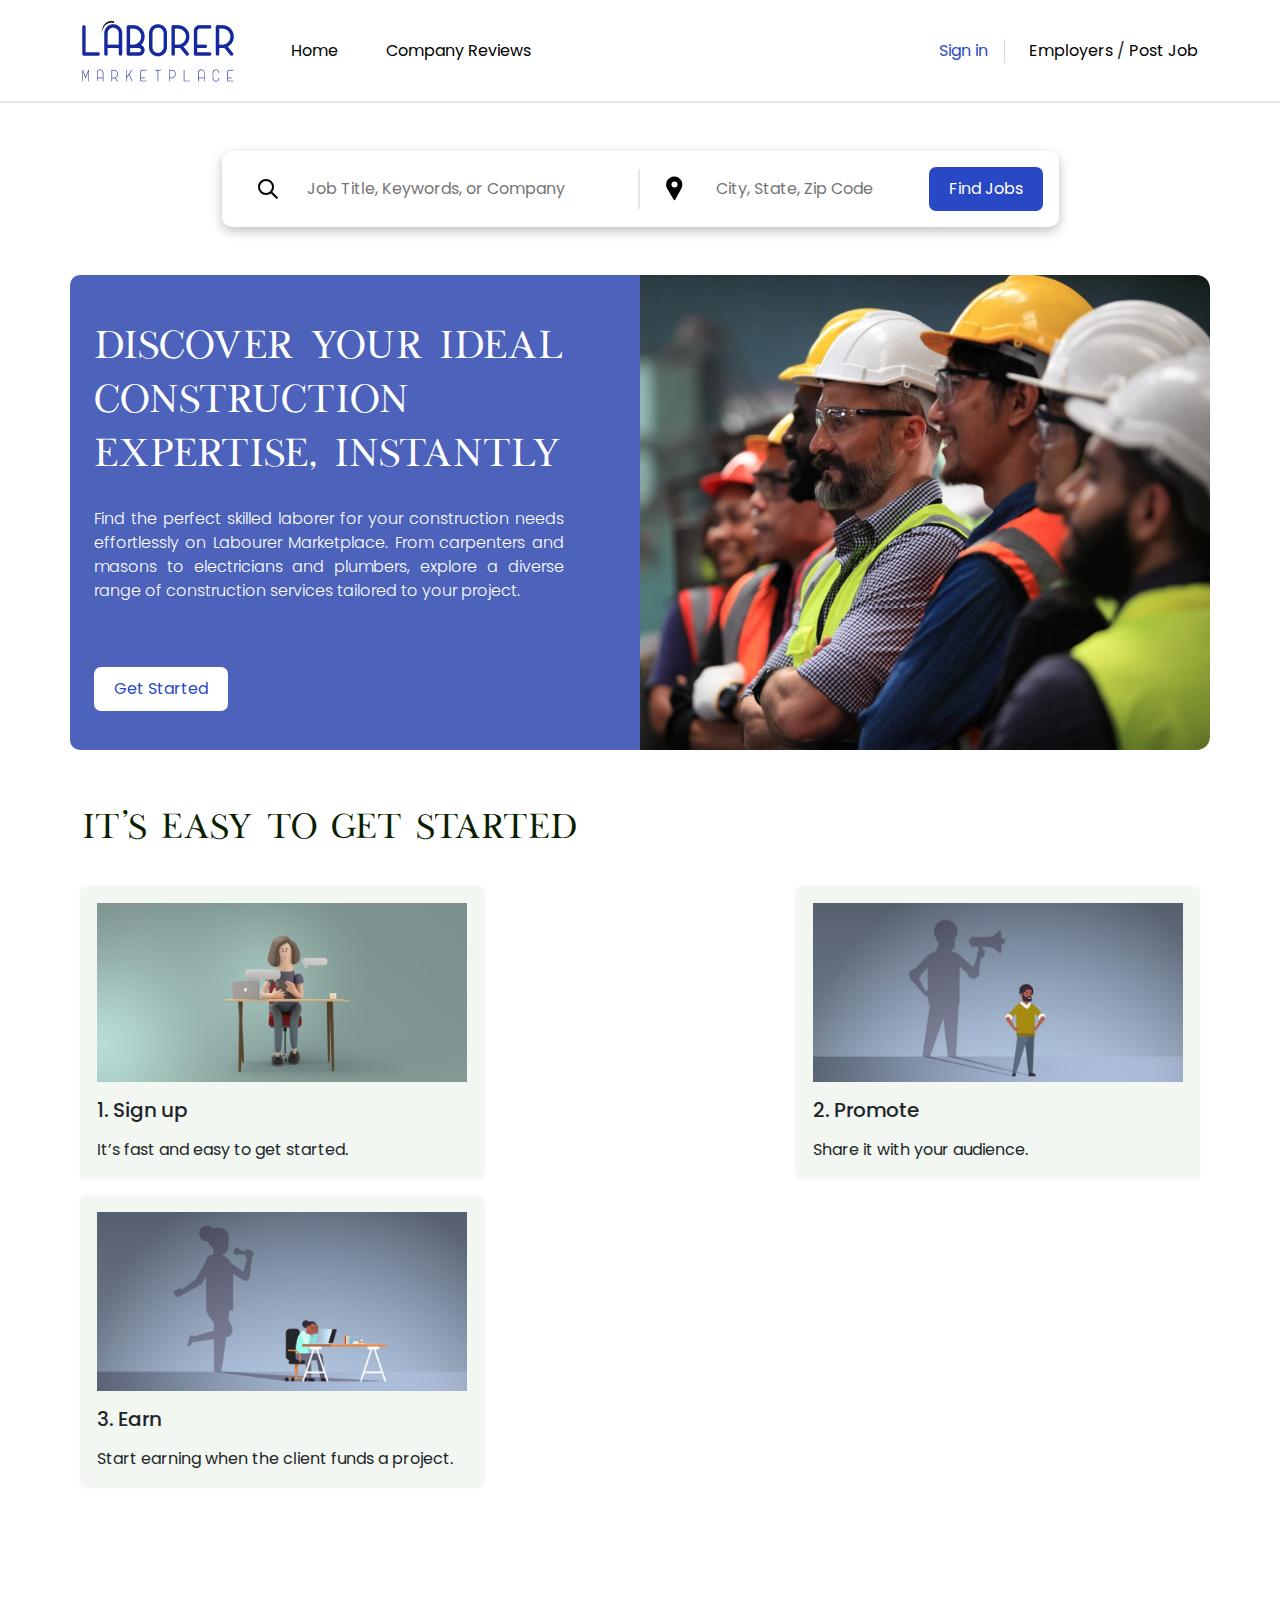
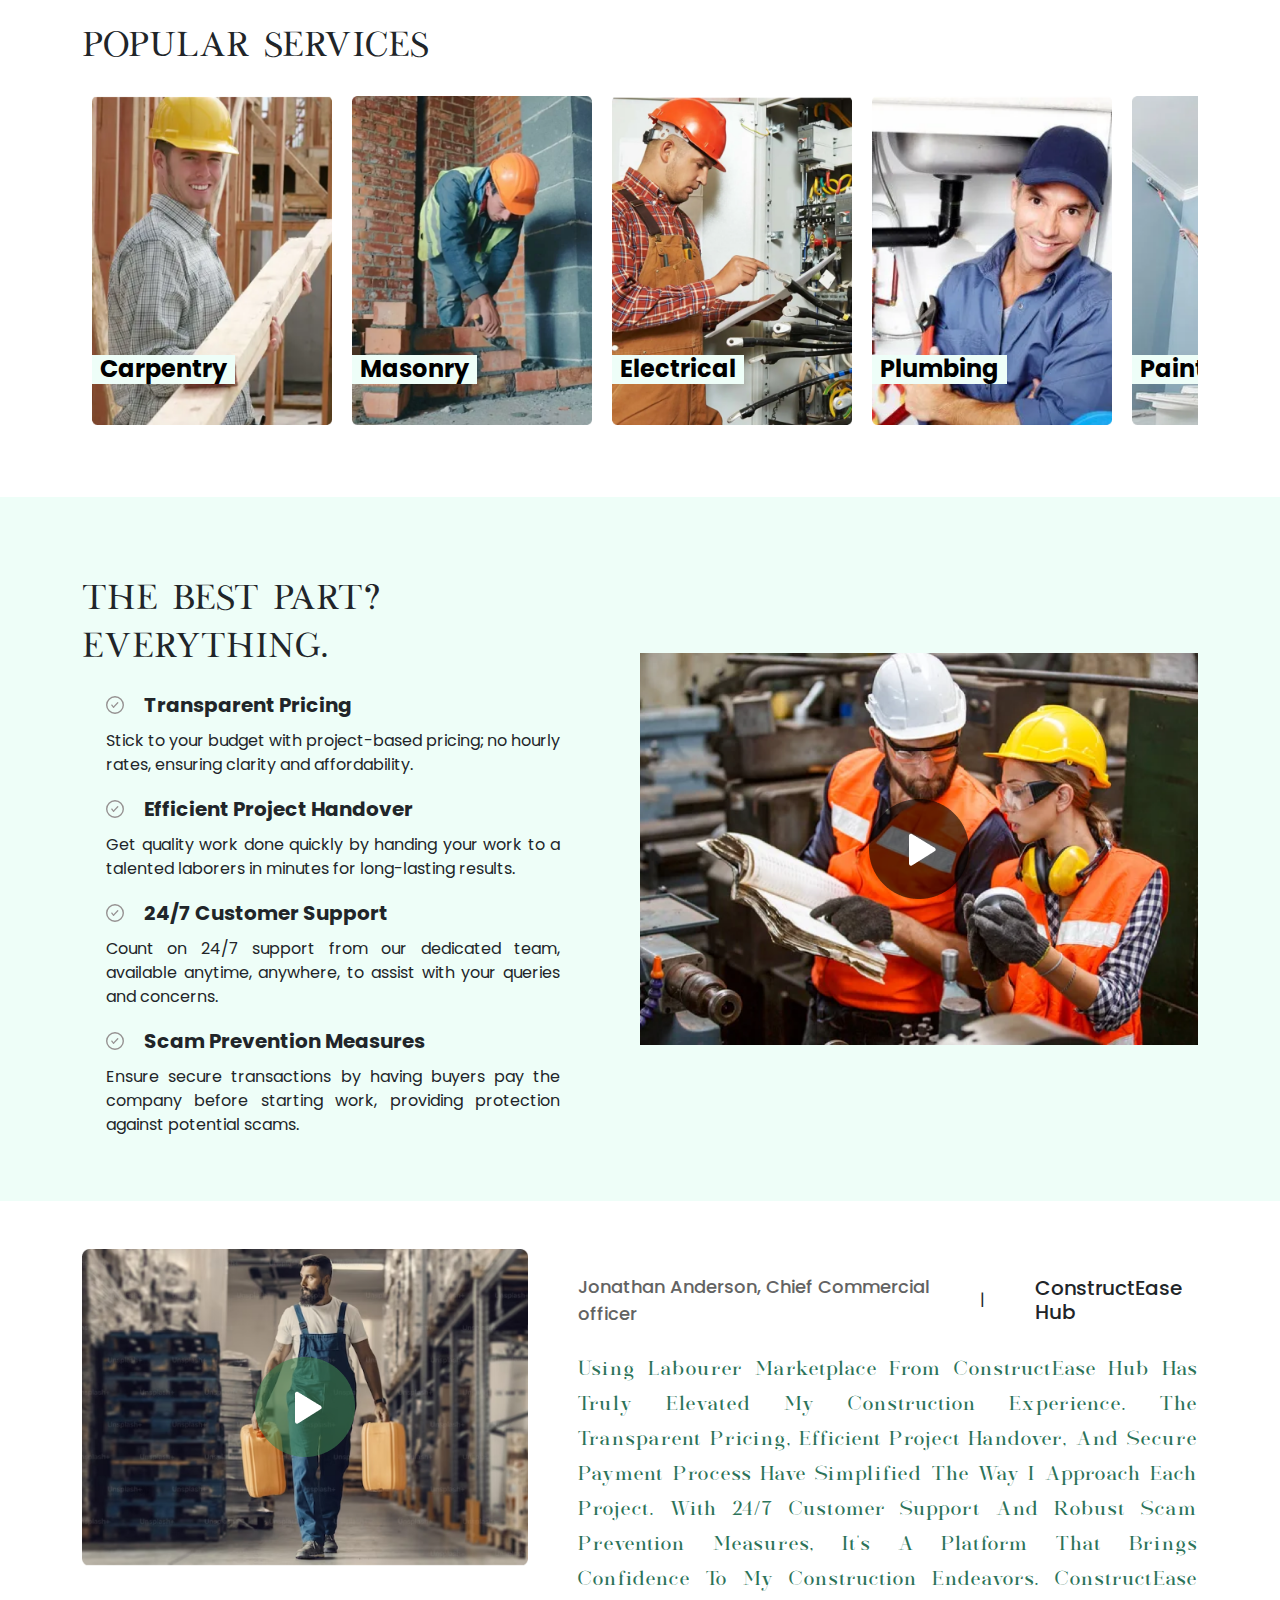
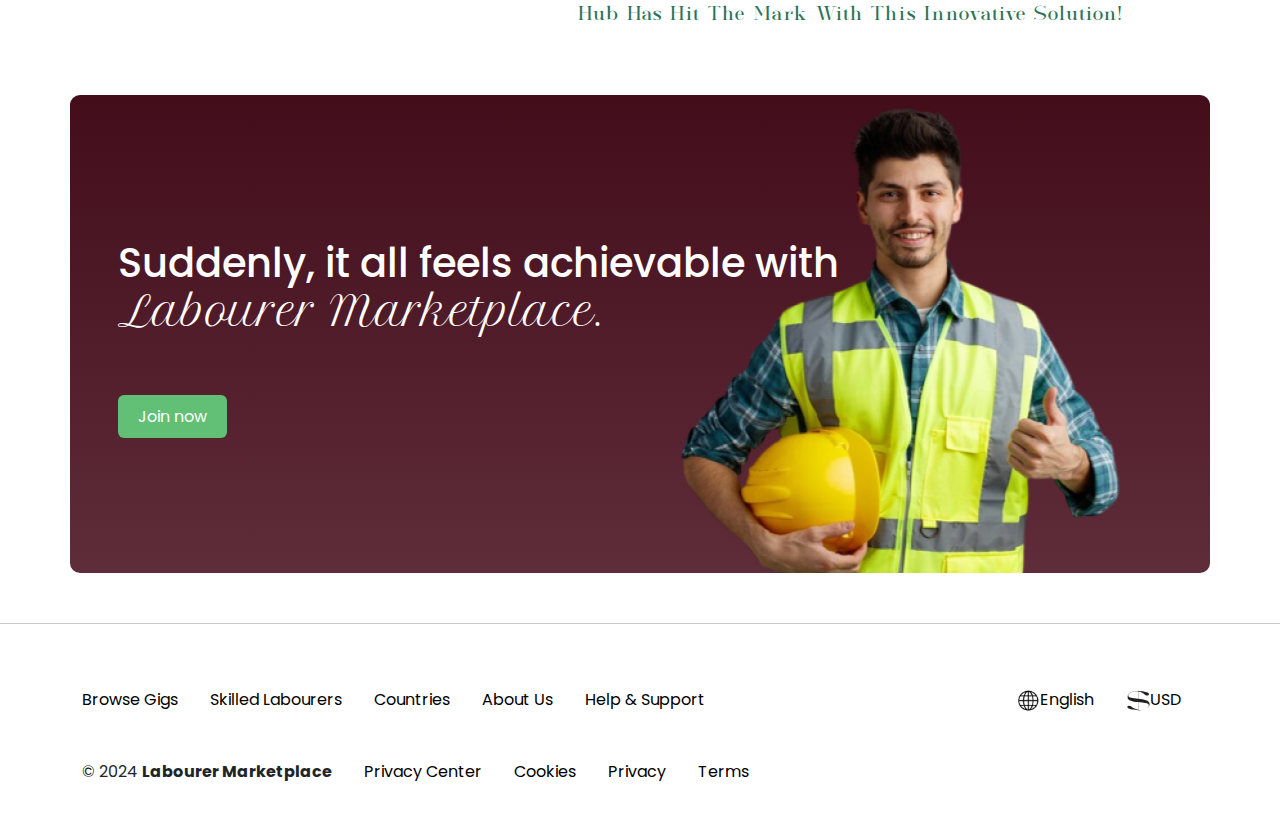
<file: index.html>
<!DOCTYPE html>
<html lang="en">
<head>
  <meta charset="UTF-8">
  <meta name="viewport" content="width=device-width, initial-scale=1.0">
  <link rel="stylesheet" href="src/css/bootstrap.min.css">
  <link rel="stylesheet" href="src/css/index.css">
  <title>Labourer Market</title>
</head>
<body>
  <header class="container-fluid py-2">
    <nav class="container  mx-auto d-flex align-items-center justify-content-between py-2">
      <div class="left-nav d-flex align-items-center">
      <div class="logo-area">
        <a href="index.html"><img src="media/mainlogo.png" alt=""></a>
      </div>
      <div class="menu-area">
        <ul class="m-0 d-flex">
          <li class="px-4 "><a href="">Home</a></li>
          <li class="px-4 "><a href="">Company Reviews</a></li>
        </ul>
      </div>
    </div>
    <div class="right-nav d-flex">
      <a href="account.html" class="account-btn px-3">Sign in</a>
      <div class="emp-job my-auto">
      <a href="jobspage.html">Employers</a>
      <span>/</span>
      <a href="jobpost1.html">Post Job</a>
    </div>
    </div>

    </nav>
  </header>
  <section class="search-sec container mx-auto  py-5">
    <form class="search-inner w-75 p-3  mx-auto d-flex">
      <div class="left-search w-50 d-flex align-items-center">
        <img src="media/svg/search.svg" alt="">
        <input type="text" name="" id="" class="w-100 p-2" placeholder="Job Title, Keywords, or Company">
      </div>
      <div class="right-search w-50 d-flex align-items-center justify-content-between">
        <div class="in-s-r w-75 d-flex">
          <img src="media/svg/location.svg" alt="" >
          <input type="text" name="" id="" class="w-100 p-2" placeholder="City, State, Zip Code">
        </div>
        <input type="submit" class="primary-btn" name="" id="" value="Find Jobs">
      </div>
    </form>

  </section>
  <section class="container mx-auto p-0 m-0 d-flex discover">
<div class="left-discover w-50 d-flex align-items-start justify-content-center flex-column">
<h1 class="rose discover-heading">Discover Your Ideal Construction Expertise, Instantly</h1>
<p class="fw-light my-4 discover-para">Find the perfect skilled laborer for your construction needs effortlessly on Labourer Marketplace. From carpenters and masons to electricians and plumbers, explore a diverse range of construction services tailored to your project.</p>
<a href="" class="sec-btn">Get Started</a>
</div>
<div class="right-discover w-50">
<img src="media/discover-img.png" alt="" class="w-100">
</div>

  </section>
  <section class="container mx-auto get-started-area py-5">
    <h1 class="rose started-heading">It’s easy to get started</h1>
    <div class="started-cards py-4 d-flex align-items-center justify-content-between flex-wrap">
      <div class="started-card">
        <img src="media/started-signup.png" alt="" class="w-100">
        <h5 class="my-3">1. Sign up</h5>
        <p class="m-0">It’s fast and easy to get started.</p>
      </div>
      <div class="started-card">
        <img src="media/started-promote.png" alt="" class="w-100">
        <h5 class="my-3">2. Promote</h5>
        <p class="m-0">Share it with your audience.</p>
      </div>
      <div class="started-card">
        <img src="media/started-earn.png" alt="" class="w-100">
        <h5 class="my-3">3. Earn</h5>
        <p class="m-0">Start earning when the client funds a project.</p>
      </div>
    </div>
  </section>
  <section class="container mx-auto services py-5">
    <h1 class="rose">Popular Services</h1>
    <div class="service-area d-flex align-items-center justify-content-between py-4">
      <a href="">
        <div class="service-card position-relative">
          <img src="media/service1.png" alt="" class="w-100 h-100"> 
          <h4 class="service-label position-absolute fw-bold px-2">Carpentry</h4>
        </div>
      </a>
      <a href="">
        <div class="service-card position-relative">
          <img src="media/service2.png" alt="" class="w-100 h-100"> 
          <h4 class="service-label position-absolute fw-bold px-2">Masonry</h4>
        </div>
      </a>
      <a href="">
        <div class="service-card position-relative">
          <img src="media/service3.png" alt="" class="w-100 h-100"> 
          <h4 class="service-label position-absolute fw-bold px-2">Electrical</h4>
        </div>
      </a>
      <a href="">
        <div class="service-card position-relative">
          <img src="media/service4.png" alt="" class="w-100 h-100"> 
          <h4 class="service-label position-absolute fw-bold px-2">Plumbing</h4>
        </div>
      </a>
      <a href="">
        <div class="service-card position-relative">
          <img src="media/service5.png" alt="" class="w-100 h-100"> 
          <h4 class="service-label position-absolute fw-bold px-2">Painting</h4>
        </div>
      </a>
    </div>
  </section>
  <section class="best-part container-fluid m-0 p-0 ">
    <div class="container best-part-inner  py-5 d-flex w-100">
      <div class="best-left w-50">
        <h1 class="rose my-4">The Best Part? Everything.</h1>
        <div class="best-part-headings d-flex align-items-center my-2 px-4">
          <img src="media/svg/tick.svg" alt="" class="tick">
          <h5 class="my-1 fw-bold">Transparent Pricing</h5>
        </div>
        <p class="best-part-line px-4">Stick to your budget with project-based pricing; no hourly rates, ensuring clarity and affordability.</p>
        <div class="best-part-headings d-flex align-items-center my-2 px-4">
          <img src="media/svg/tick.svg" alt="" class="tick">
          <h5 class="my-1 fw-bold">Efficient Project Handover</h5>
        </div>
        <p class="best-part-line px-4">Get quality work done quickly by handing your work to a talented laborers in minutes for long-lasting results.</p>
        <div class="best-part-headings d-flex align-items-center my-2 px-4">
          <img src="media/svg/tick.svg" alt="" class="tick">
          <h5 class="my-1 fw-bold">24/7 Customer Support</h5>
        </div>
        <p class="best-part-line px-4">Count on 24/7 support from our dedicated team, available anytime, anywhere, to assist with your queries and concerns.</p>
        <div class="best-part-headings d-flex align-items-center my-2 px-4">
          <img src="media/svg/tick.svg" alt="" class="tick">
          <h5 class="my-1 fw-bold">Scam Prevention Measures</h5>
        </div>
        <p class="best-part-line px-4">Ensure secure transactions by having buyers pay the company before starting work, providing protection against potential scams.</p>
      </div>
      <div class="best-right w-50 d-flex align-items-center justify-content-end position-relative">
        <img src="media/bestpartimg.png" alt="" class=" best-part-video">
        <img src="media/playbtn.png" class="position-absolute play-btn" alt="">
      </div>
    </div>
  </section>
  <section class="container py-5  testi-area d-flex justify-content-between align-items-start">
    <div class="right-testi w-40 position-relative">
      <img src="media/testi1.png" alt="" class=" best-part-video">
        <img src="media/greenplaybtn.png" class="position-absolute play-btn" alt="">

    </div>
    <div class="left-testi w-60 ">
      <div class=" d-flex align-items-center justify-content-between my-4  w-100">
        <p class="testi-top-line m-0 fw-medium ">Jonathan Anderson, Chief Commercial officer</p>
       <span>|</span>
        <h5 class="company-name m-0">ConstructEase Hub</h5>
      </div>
      <p class=" testi-para ">Using Labourer Marketplace from ConstructEase Hub has truly elevated my construction experience. The transparent pricing, efficient project handover, and secure payment process have simplified the way I approach each project. With 24/7 customer support and robust scam prevention measures, it's a platform that brings confidence to my construction endeavors. ConstructEase Hub has hit the mark with this innovative solution!</p>
    </div>
  </section>
  <section class="join-sec container  p-5 d-flex position-relative">
    <div class="py-5">
    <div class="right-join  py-5">
      <h1 class="m-0">Suddenly, it all feels achievable with</h1>
      <h1 class=" lab-text">Labourer Marketplace.</h1>
      <a href="" class="join-btn">Join now</a>
    </div>
  </div>
      <img src="media/join-person.png" class="position-absolute join-img"  alt="">
 
  </section>
  <hr>
  <footer class="py-5 container  ">
    <div class="top-foot d-flex  align-items-center justify-content-between">
    <div class="ft-left">
      <ul class="d-flex p-0 m-0">
        <li class=" foot-first-link"><a href="">Browse Gigs</a></li>
        <li class="px-3"><a href="">Skilled Labourers</a></li>
        <li class="px-3"><a href="">Countries</a></li>
        <li class="px-3"><a href="">About Us</a></li>
        <li class="px-3"><a href="">Help & Support</a></li>
      </ul>
    </div>
    <div class="ft-right">
      <ul class="d-flex p-0 m-0">
        <li class="px-3"> <img src="media/svg/globe.svg" alt=""><a href="">English</a></li>
        <li class="px-3"> <img src="media/svg/$.svg" alt=""><a href="">USD</a></li>
    </ul>
    </div>
  </div>
  <div class="down-foot">
    <ul class="m-0 p-0 d-flex"> 
      <li class="foot-first-link">© 2024 <span class="fw-bold">Labourer Marketplace</span></li>
      <li class="px-3"><a href="">Privacy Center</a></li>
      <li class="px-3"><a href="">Cookies</a></li>
      <li class="px-3"><a href="">Privacy</a></li>
      <li class="px-3"><a href="">Terms</a></li>
  </ul>
  </div>
  </footer>
</body>
</html>
</file>
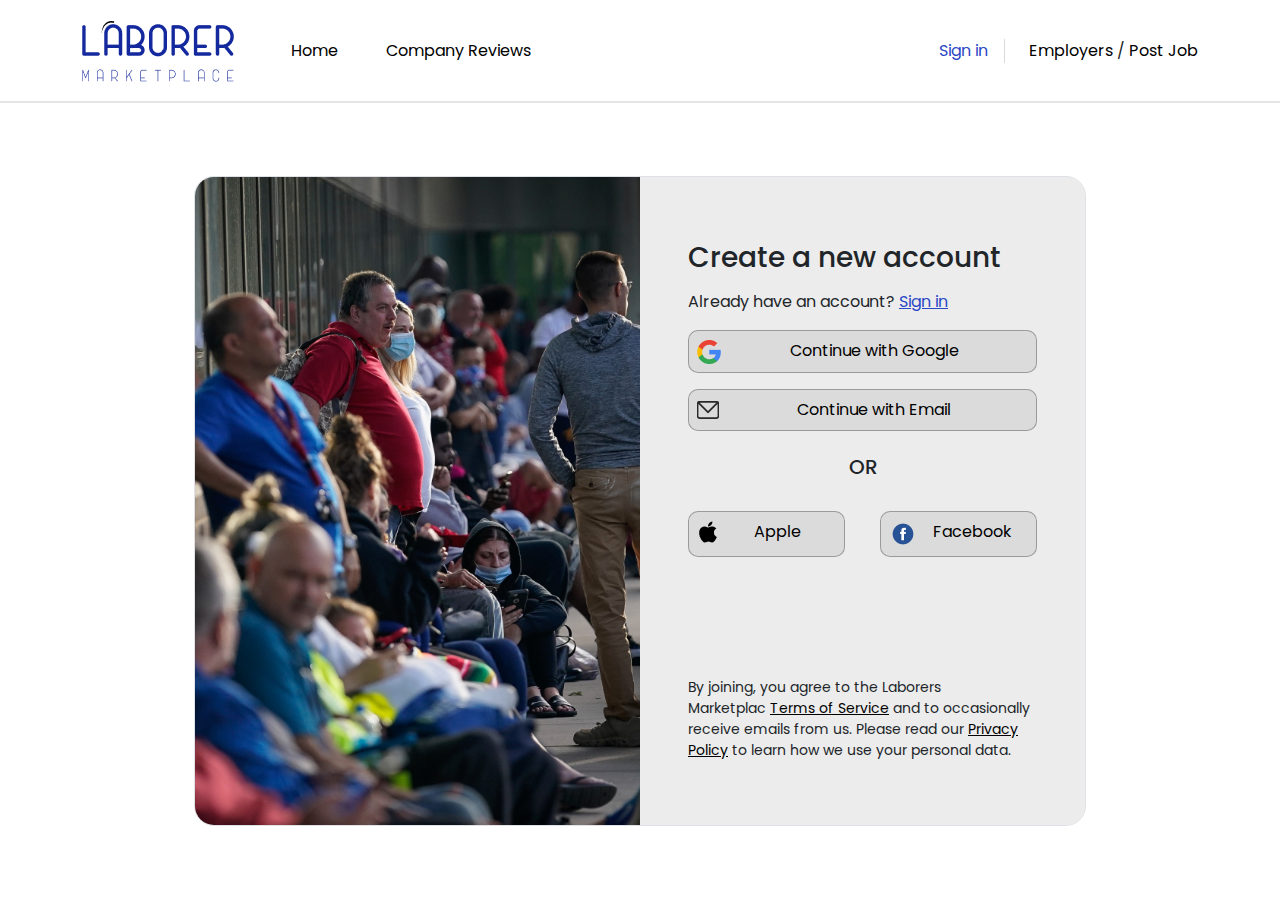
<file: account.html>
<!DOCTYPE html>
<html lang="en">
<head>
  <meta charset="UTF-8">
  <meta name="viewport" content="width=device-width, initial-scale=1.0">
  <title>Create Your Account</title>
  <link rel="stylesheet" href="src/css/bootstrap.min.css">
  <link rel="stylesheet" href="src/css/index.css">
  <style>
    body{
      height: 100vh;
    }
  </style>
</head>
<body>
  <header class="container-fluid py-2">
    <nav class="container  mx-auto d-flex align-items-center justify-content-between py-2">
      <div class="left-nav d-flex align-items-center">
      <div class="logo-area">
        <a href="index.html"><img src="media/mainlogo.png" alt=""></a>
      </div>
      <div class="menu-area">
        <ul class="m-0 d-flex">
          <li class="px-4 "><a href="">Home</a></li>
          <li class="px-4 "><a href="">Company Reviews</a></li>
          
        </ul>
      </div>
    </div>
    <div class="right-nav d-flex">
      <a href="" class="account-btn px-3">Sign in</a>
      <div class="emp-job my-auto">
      <a href="jobspage.html">Employers</a>
      <span>/</span>
      <a href="jobpost1.html">Post Job</a>
    </div>
    </div>

    </nav>
  </header>


<section class="account-main container mx-auto d-flex align-item-center justify-content-center">
  <div class="account-card w-80 border d-flex">
    <div class="left-account h-100 w-50"></div>
    <div class="right-account h-100 w-50 p-5  d-flex align-items-start justify-content-between flex-column">
      <div class="accounts w-100">
      <h3 class="my-3">Create a new account </h3>
      <p>Already have an account? <a href="">Sign in</a></p>
      <div class="account-provider w-100 d-flex p-2 my-3">
        <div>
        <img src="media/google.png" alt="">
      </div>
        <a href="" class="account-text">Continue with Google</a>
      </div>
      <div class="account-provider w-100 d-flex p-2 my-3">
        <div>
        <img src="media/mail.png" alt="">
      </div>
        <a href="" class="account-text">Continue with Email</a>
      </div>
      <div class=" w-100 d-flex justify-content-center p-2 ">
        <h5 class="">OR</h5>
      </div>
      <div class="two-accounts d-flex align-item-center justify-content-between">
        <div class="account-provider w-45 d-flex p-2 my-3">
          <div>
          <img src="media/apple.png" alt="">
        </div>
          <a href="" class="account-text">Apple</a>
        </div>
        <div class="account-provider w-45 d-flex p-2 my-3">
          <div>
          <img src="media/facebook.png" alt="">
        </div>
          <a href="" class="account-text">Facebook</a>
        </div>
      </div>
    </div>
    <div class="terms">
      <p>By joining, you agree to the Laborers Marketplac <a href="">Terms of Service</a> and to occasionally receive emails from us. Please read our <a href="">Privacy Policy</a> to learn how we use your personal data.</p>
    </div>
    </div>
  </div>
</section>












  

</body>
</html>
</file>
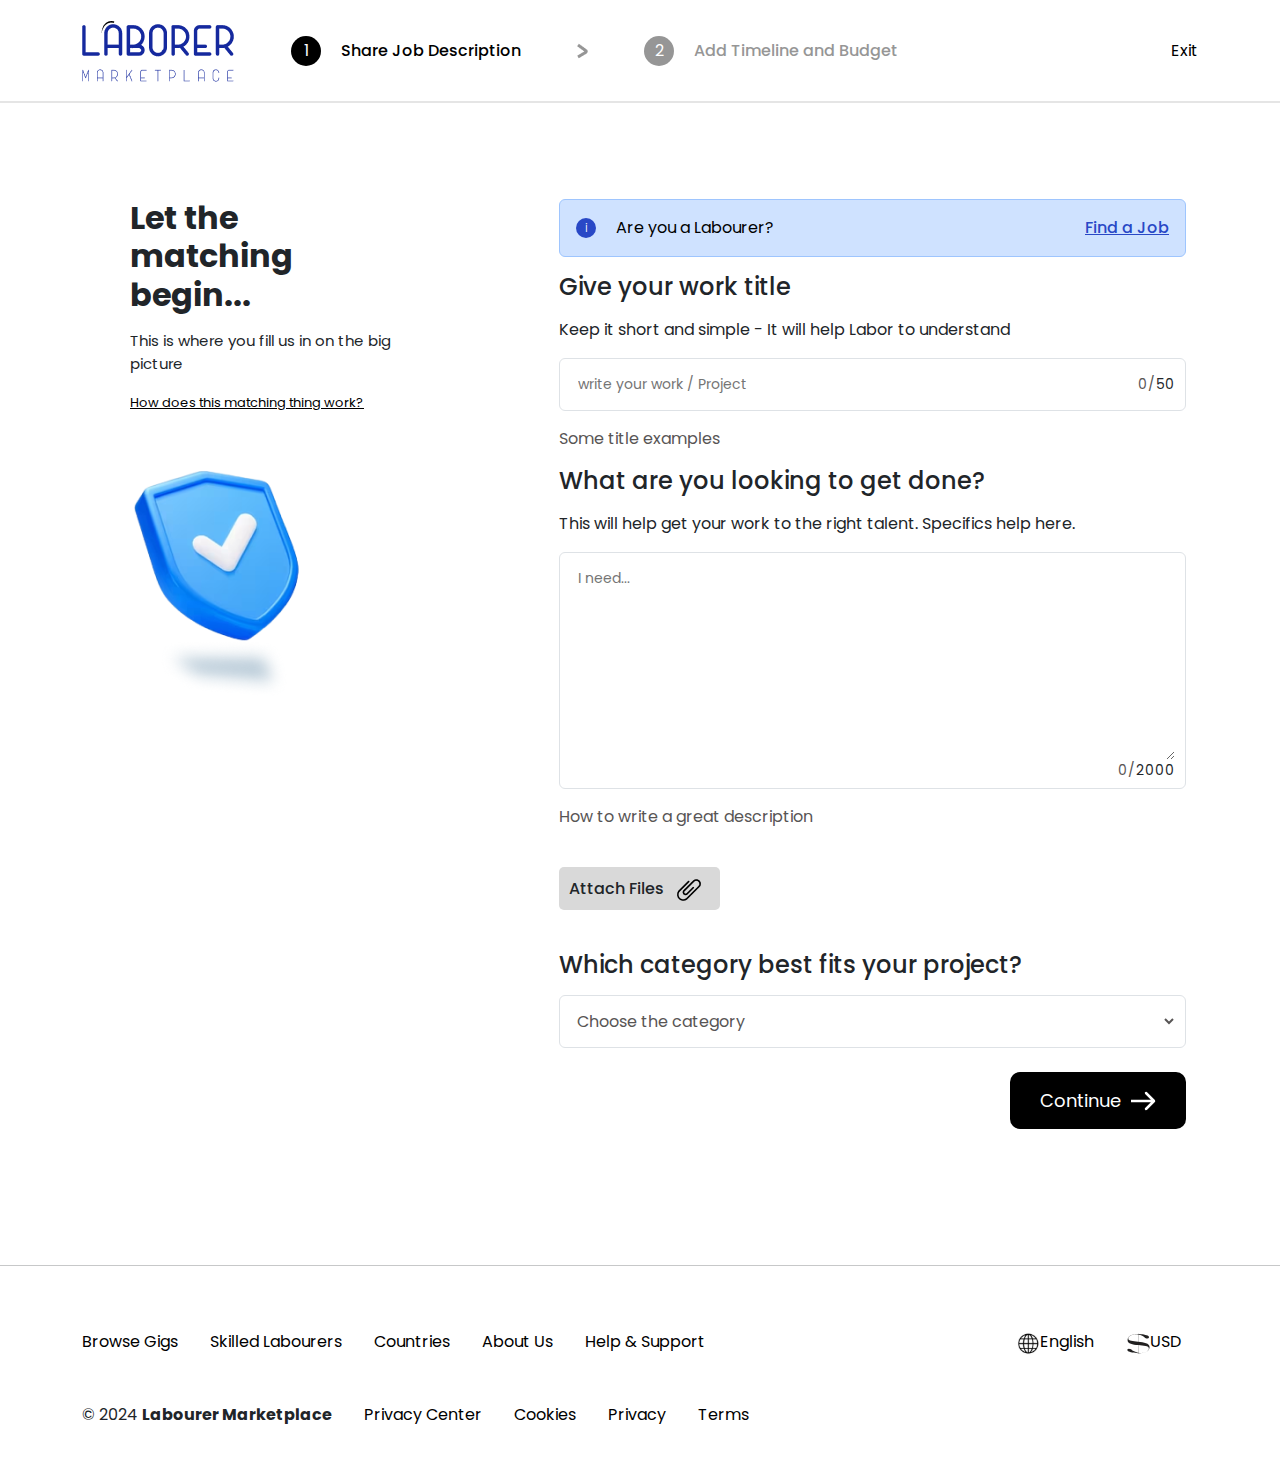
<file: jobpost1.html>
<!DOCTYPE html>
<html lang="en">
<head>
  <meta charset="UTF-8">
  <meta name="viewport" content="width=device-width, initial-scale=1.0">
  <title>Post Job</title>
  <link rel="stylesheet" href="src/css/bootstrap.min.css">
  <link rel="stylesheet" href="src/css/index.css">
</head>
<body>
  <header class="container-fluid py-2">
    <nav class="container  mx-auto d-flex align-items-center justify-content-between py-2">
      <div class="left-nav d-flex align-items-center">
      <div class="logo-area">
        <a href="index.html"><img src="media/mainlogo.png" alt=""></a>
      </div>
      <div class="menu-area">
        <ul class="m-0 d-flex">
          <li class="px-4 d-flex  align-items-center justify-content-between"><span class="steps activestep">1</span><a href="" class="fw-medium steptext steptextactive">Share Job Description</a>
          
          </li>
          <li class="px-4 d-flex  align-items-center justify-content-between">
          <img src="media/gt.png" class="mx-2" alt="">
          </li>
          <li class="px-4 d-flex  align-items-center justify-content-between steptext"><span class="steps ">2</span><a href="jobpost2.html" class="fw-medium steptext">Add Timeline and Budget</a>
          
          </li>
          
        </ul>
      </div>
    </div>
    <div class="right-nav d-flex">
      
      <a href="index.html">Exit</a>
    
    </div>

    </nav>
  </header>
<section class="postjob1 container row py-5 mx-auto d-flex align-items-start justify-content-between">
  <div class="col-4  p-5 post-left">
    <h2 class="fw-bold">Let the matching begin...</h2>
    <p class="my-3">This is where you fill us in on the big picture</p>
    <p class="my-3"><a href="">How does this matching thing work?</a></p>
    <div class="my-5"><img src="media/sheild.png" alt=""></div>
  </div>
  <form class="col-7  py-5" action="jobpost2.html">
    <div class="alert alert-primary d-flex align-items-center justify-content-between" role="alert">
      <div class="d-flex align-items-center alert-inner">
      <span class="i fw-light">i</span>
      <p class="m-0">Are you a Labourer?</p>
    </div>
      <a href="jobspage.html" class="alert-link fw-medium">Find a Job</a>
    </div>
    <h4 class="my-3">Give your work title</h4>
    <p>Keep it short and simple - It will help Labor to understand</p>
    <div class="w-100 job-title-input-div d-flex align-items-center justify-content-between border">
      <input class="p-2 job-title-input w-90"  type="text" name="" id="" placeholder="write your work / Project">
      <p class="m-0"><span class="counter">0</span><span class="counter">/</span>50</p>
    </div>
    <p class="my-3 hint"> <a href="">Some title examples</a></p>




    <h4 class="my-3">What are you looking to get done?</h4>
    <p>This will help get your work to the right talent. Specifics help here.</p>
    <div class="w-100 job-title-input-div job-desc d-flex align-items-end justify-content-end border">
      <textarea class="p-2 job-title-input job-desc-input w-100"  type="text" name="" id="" placeholder="I need..."></textarea>
      <p class="m-0 text-right"><span class="counter">0</span><span class="counter">/</span>2000</p>
    </div>
    <p class=" my-3 mb-5 hint"><a href="">How to write a great description</a></p>
    <div class="files-area">
      <input type="file" id="file" class="file">
      <label for="file" class="fw-medium">Attach Files <img class="mx-2" src="media/filepin.png" alt=""></label>
    </div>
    <h4 class="mt-5">Which category best fits your project?</h4>
    <div class="my-3 w-100 p-2 border choose d-flex align-items-center justify-content-between">
      <select name="" id="" class="w-100">
        <option value="">Choose the category</option>
        <option value="">category one</option>
        <option value="">category two</option>
      </select>
      
    </div>
    <div class="d-flex align-items-center justify-content-end my-4">
      <button type="submit" class="black-btn">Continue <img src="media/rightarrow.png" alt=""></button>
    </div>
  </form>
</section>


<hr>
<footer class="py-5 container  ">
  <div class="top-foot d-flex  align-items-center justify-content-between">
  <div class="ft-left">
    <ul class="d-flex p-0 m-0">
      <li class=" foot-first-link"><a href="">Browse Gigs</a></li>
      <li class="px-3"><a href="">Skilled Labourers</a></li>
      <li class="px-3"><a href="">Countries</a></li>
      <li class="px-3"><a href="">About Us</a></li>
      <li class="px-3"><a href="">Help & Support</a></li>
    </ul>
  </div>
  <div class="ft-right">
    <ul class="d-flex p-0 m-0">
      <li class="px-3"> <img src="media/svg/globe.svg" alt=""><a href="">English</a></li>
      <li class="px-3"> <img src="media/svg/$.svg" alt=""><a href="">USD</a></li>
  </ul>
  </div>
</div>
<div class="down-foot">
  <ul class="m-0 p-0 d-flex"> 
    <li class="foot-first-link">© 2024 <span class="fw-bold">Labourer Marketplace</span></li>
    <li class="px-3"><a href="">Privacy Center</a></li>
    <li class="px-3"><a href="">Cookies</a></li>
    <li class="px-3"><a href="">Privacy</a></li>
    <li class="px-3"><a href="">Terms</a></li>
</ul>
</div>
</footer>





</body>
</html>
</file>
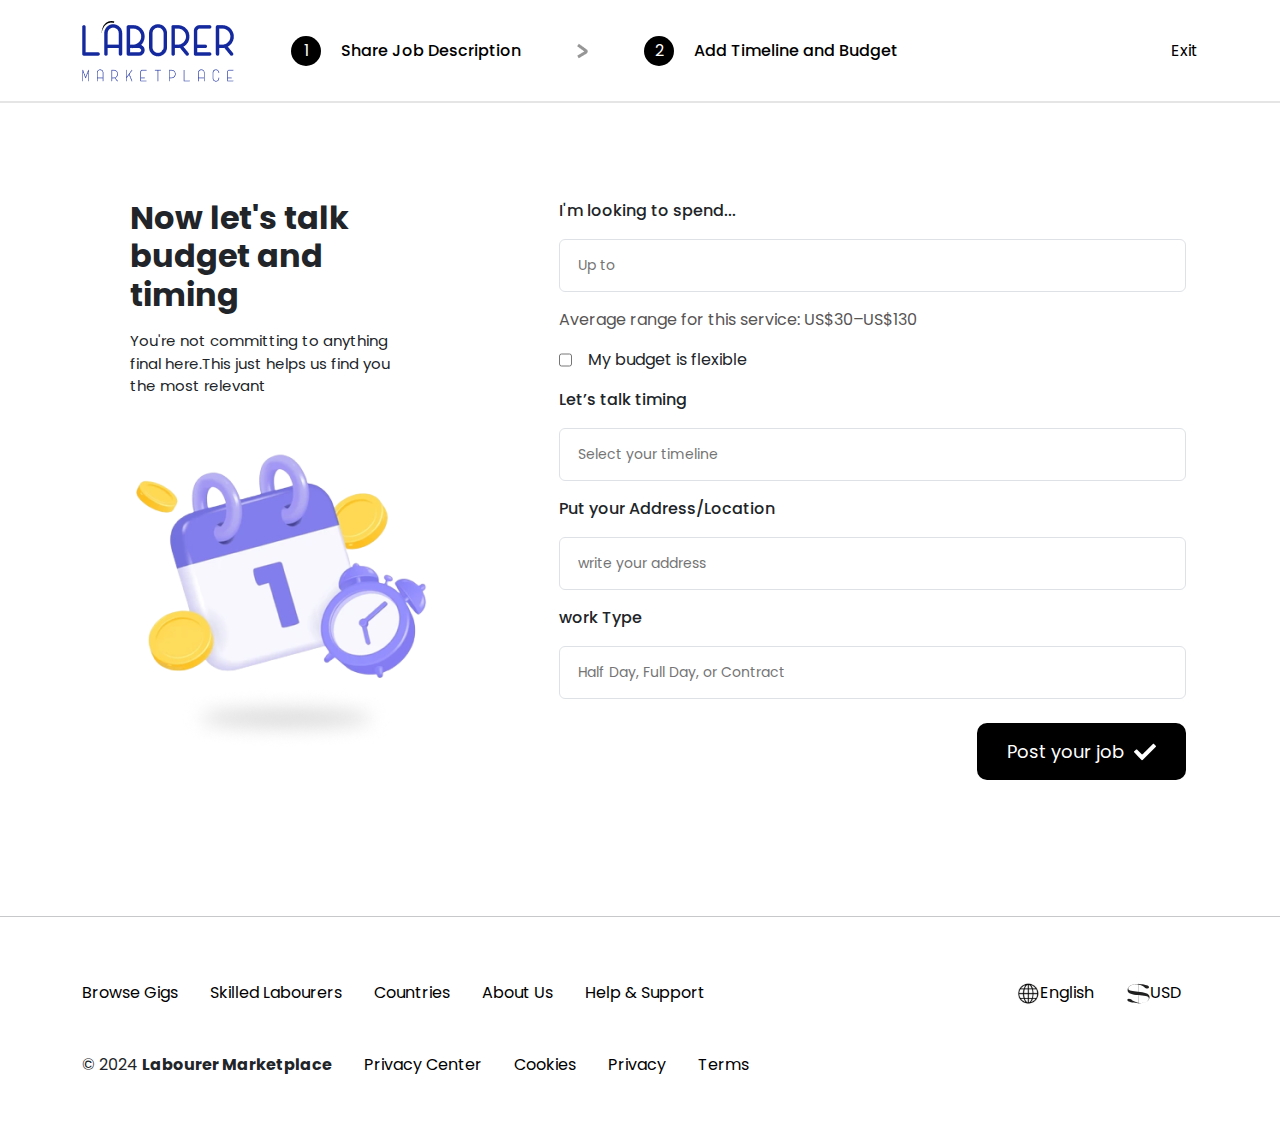
<file: jobpost2.html>
<!DOCTYPE html>
<html lang="en">
<head>
  <meta charset="UTF-8">
  <meta name="viewport" content="width=device-width, initial-scale=1.0">
  <title>Post Job</title>
  <link rel="stylesheet" href="src/css/bootstrap.min.css">
  <link rel="stylesheet" href="src/css/index.css">
</head>
<body>
  <header class="container-fluid py-2">
    <nav class="container  mx-auto d-flex align-items-center justify-content-between py-2">
      <div class="left-nav d-flex align-items-center">
      <div class="logo-area">
        <a href="index.html"><img src="media/mainlogo.png" alt=""></a>
      </div>
      <div class="menu-area">
        <ul class="m-0 d-flex">
          <li class="px-4 d-flex  align-items-center justify-content-between"><span class="steps activestep">1</span><a href="jobpost1.html" class="fw-medium steptext steptextactive">Share Job Description</a>
          
          </li>
          <li class="px-4 d-flex  align-items-center justify-content-between">
          <img src="media/gt.png" class="mx-2" alt="">
          </li>
          <li class="px-4 d-flex  align-items-center justify-content-between steptext"><span class="steps activestep">2</span><a href="" class="fw-medium steptext steptextactive">Add Timeline and Budget</a>
          
          </li>
          
        </ul>
      </div>
    </div>
    <div class="right-nav d-flex">
      
      <a href="index.html">Exit</a>
    
    </div>

    </nav>
  </header>
<section class="postjob1 container row py-5 mx-auto d-flex align-items-start justify-content-between">
  <div class="col-4  p-5 post-left">
    <h2 class="fw-bold">Now let's talk budget and timing</h2>
    <p class="my-3">You're not committing to anything final here.This just helps us find you the most relevant</p>
    
    <div class="my-5"><img src="media/calender.png" alt=""></div>
  </div>
  <form class="col-7  py-5">
   
    
    <p class="fw-medium">I'm looking to spend...</p>
    <div class="w-100 job-title-input-div d-flex align-items-center justify-content-between border">
      <input class="p-2 job-title-input w-90"  type="text" name="" id="" placeholder="Up to">
      
    </div>
    <p class="my-3 hint">Average range for this service: <span>US$30–US$130</span></p>
    <div class="d-flex">
      <input type="checkbox" id="checkflex" class="">
      <label for="checkflex" class="mx-3">My budget is flexible</label>
    </div>



    <p class="fw-medium mt-3">Let’s talk timing</p>
    <div class="w-100 job-title-input-div d-flex align-items-center justify-content-between border">
      <input class="p-2 job-title-input w-90"  type="text" name="" id="" placeholder="Select your timeline">
      
    </div>
    <p class="fw-medium mt-3">Put your Address/Location</p>
    <div class="w-100 job-title-input-div d-flex align-items-center justify-content-between border">
      <input class="p-2 job-title-input w-90"  type="text" name="" id="" placeholder="write your address">
      
    </div>
    <p class="fw-medium mt-3">work Type</p>
    <div class="w-100 job-title-input-div d-flex align-items-center justify-content-between border">
      <input class="p-2 job-title-input w-90"  type="text" name="" id="" placeholder="Half Day, Full Day, or Contract">
      
    </div>
    
    
    
    <div class="d-flex align-items-center justify-content-end my-4">
      <button type="submit" class="black-btn">Post your job <img src="media/white-tick.png" alt=""></button>
    </div>
  </form>
</section>


<hr>
<footer class="py-5 container  ">
  <div class="top-foot d-flex  align-items-center justify-content-between">
  <div class="ft-left">
    <ul class="d-flex p-0 m-0">
      <li class=" foot-first-link"><a href="">Browse Gigs</a></li>
      <li class="px-3"><a href="">Skilled Labourers</a></li>
      <li class="px-3"><a href="">Countries</a></li>
      <li class="px-3"><a href="">About Us</a></li>
      <li class="px-3"><a href="">Help & Support</a></li>
    </ul>
  </div>
  <div class="ft-right">
    <ul class="d-flex p-0 m-0">
      <li class="px-3"> <img src="media/svg/globe.svg" alt=""><a href="">English</a></li>
      <li class="px-3"> <img src="media/svg/$.svg" alt=""><a href="">USD</a></li>
  </ul>
  </div>
</div>
<div class="down-foot">
  <ul class="m-0 p-0 d-flex"> 
    <li class="foot-first-link">© 2024 <span class="fw-bold">Labourer Marketplace</span></li>
    <li class="px-3"><a href="">Privacy Center</a></li>
    <li class="px-3"><a href="">Cookies</a></li>
    <li class="px-3"><a href="">Privacy</a></li>
    <li class="px-3"><a href="">Terms</a></li>
</ul>
</div>
</footer>





</body>
</html>
</file>
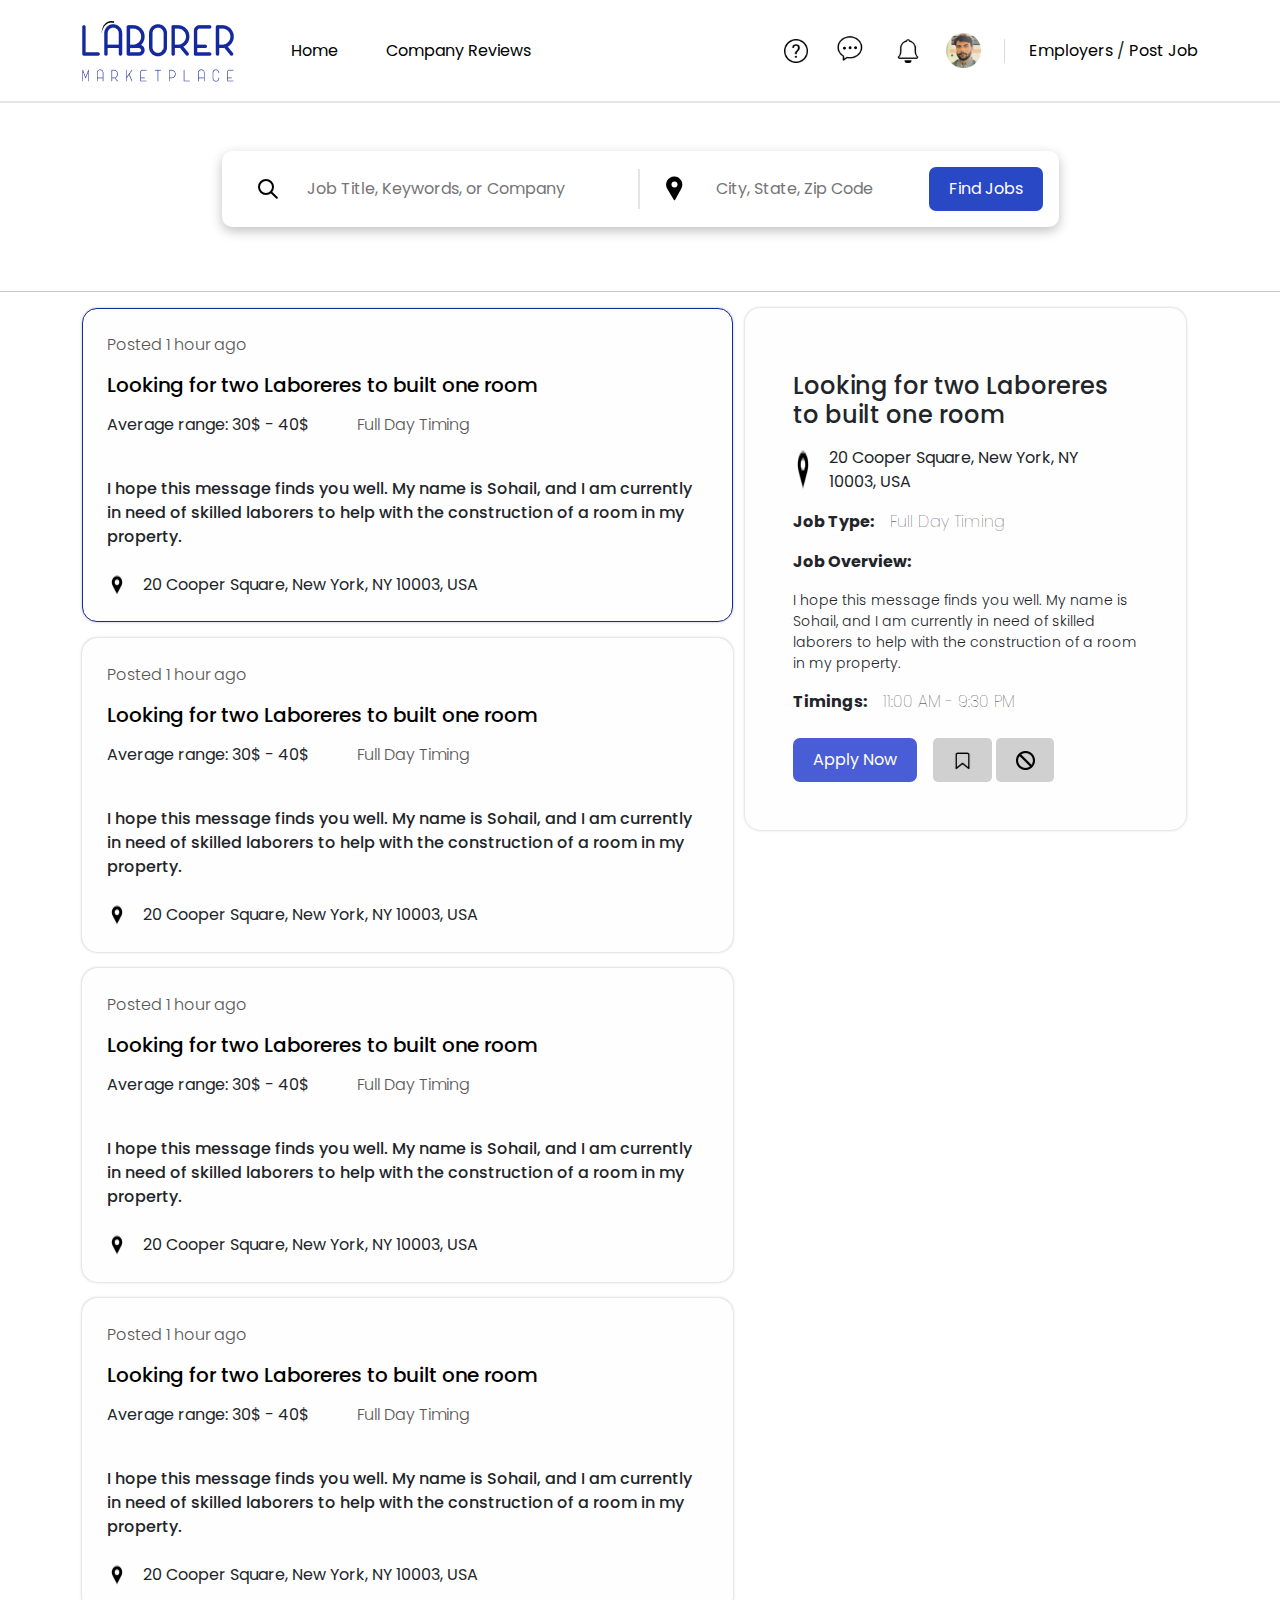
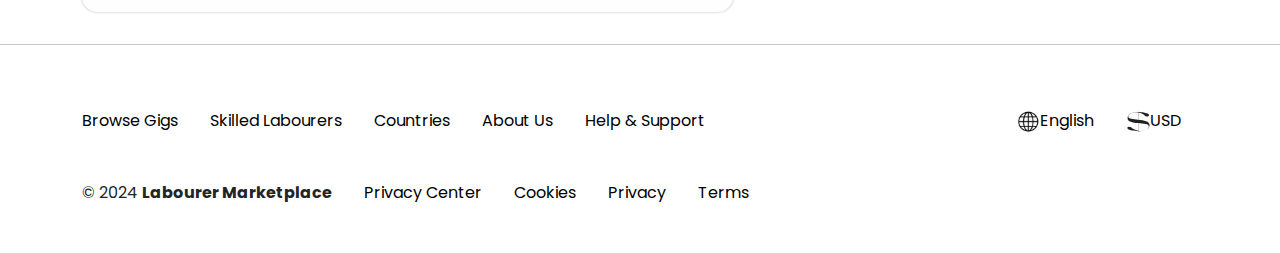
<file: jobspage.html>
<!DOCTYPE html>
<html lang="en">
<head>
  <meta charset="UTF-8">
  <meta name="viewport" content="width=device-width, initial-scale=1.0">
  <title>Find Perfect Jobs</title>
  <link rel="stylesheet" href="src/css/bootstrap.min.css">
  <link rel="stylesheet" href="src/css/index.css">
</head>
<body>
  <header class="container-fluid py-2">
    <nav class="container  mx-auto d-flex align-items-center justify-content-between py-2">
      <div class="left-nav d-flex align-items-center">
      <div class="logo-area">
        <a href="index.html"><img src="media/mainlogo.png" alt=""></a>
      </div>
      <div class="menu-area">
        <ul class="m-0 d-flex">
          <li class="px-4 "><a href="">Home</a></li>
          <li class="px-4 "><a href="">Company Reviews</a></li>
   
        </ul>
      </div>
    </div>
    <div class="right-nav d-flex align-item-center">
      <ul class="m-0 p-0 d-flex align-item-center">
        <li class="px-2 my-auto"><a href=""><img class="w-70" src="media/info.png" alt=""></a></li>
        <li class="px-2 my-auto"><a href=""><img class="w-70" src="media/msg.png" alt=""></a></li>
        <li class="px-2 my-auto"><a href=""><img class="w-70" src="media/notifications.png" alt=""></a></li>
        <li class="px-2 my-auto"><a href=""><img class="w-70" src="media/profile.png" alt=""></a></li>
      </ul>
      <div class="emp-job my-auto">
      <a href="jobspage.html">Employers</a>
      <span>/</span>
      <a href="jobpost1.html">Post Job</a>
    </div>
    </div>

    </nav>
  </header>

  <section class="search-sec container mx-auto  py-5">
    <form class="search-inner w-75 p-3  mx-auto d-flex">
      <div class="left-search w-50 d-flex align-items-center">
        <img src="media/svg/search.svg" alt="">
        <input type="text" name="" id="" class="w-100 p-2" placeholder="Job Title, Keywords, or Company">
      </div>
      <div class="right-search w-50 d-flex align-items-center justify-content-between">
        <div class="in-s-r w-75 d-flex">
          <img src="media/svg/location.svg" alt="" >
          <input type="text" name="" id="" class="w-100 p-2" placeholder="City, State, Zip Code">
        </div>
        <input type="submit" class="primary-btn" name="" id="" value="Find Jobs">
      </div>
    </form>

  </section>

  <hr>
<section class="row    container mx-auto d-flex justify-content-between">
  <div class="col-7 px-0  ">
    <div class="jobcard p-4 mb-3">
      <p class="posted-date fw-light time">Posted 1 hour ago</p>
      <a href=""><h5 class="my-3">Looking for two Laboreres to built one room</h5></a>
      <div class="d-flex align-item-center price-tag">
      <p class="price">Average range: <span>30$</span> - <span>40$</span></p>
      <p class="mx-5 fw-light time">Full Day Timing</p>
    </div>
    <p class="jobdesc fw-medium my-4">I hope this message finds you well. My name is Sohail, and I am currently in need of skilled laborers to help with the construction of a room in my property.</p>
    <div class="location-div d-flex align-item-center">
      <img src="media/location.png" alt="">
      <p class="m-0 mx-3">20 Cooper Square, New York, NY 10003, USA</p>
    </div>
    </div>
    <div class="jobcard p-4 mb-3">
      <p class="posted-date fw-light time">Posted 1 hour ago</p>
      <a href=""><h5 class="my-3">Looking for two Laboreres to built one room</h5></a>
      <div class="d-flex align-item-center price-tag">
      <p class="price">Average range: <span>30$</span> - <span>40$</span></p>
      <p class="mx-5 fw-light time">Full Day Timing</p>
    </div>
    <p class="jobdesc fw-medium my-4">I hope this message finds you well. My name is Sohail, and I am currently in need of skilled laborers to help with the construction of a room in my property.</p>
    <div class="location-div d-flex align-item-center">
      <img src="media/location.png" alt="">
      <p class="m-0 mx-3">20 Cooper Square, New York, NY 10003, USA</p>
    </div>
    </div>
    <div class="jobcard p-4 mb-3">
      <p class="posted-date fw-light time">Posted 1 hour ago</p>
      <a href=""><h5 class="my-3">Looking for two Laboreres to built one room</h5></a>
      <div class="d-flex align-item-center price-tag">
      <p class="price">Average range: <span>30$</span> - <span>40$</span></p>
      <p class="mx-5 fw-light time">Full Day Timing</p>
    </div>
    <p class="jobdesc fw-medium my-4">I hope this message finds you well. My name is Sohail, and I am currently in need of skilled laborers to help with the construction of a room in my property.</p>
    <div class="location-div d-flex align-item-center">
      <img src="media/location.png" alt="">
      <p class="m-0 mx-3">20 Cooper Square, New York, NY 10003, USA</p>
    </div>
    </div>
    <div class="jobcard p-4 mb-3">
      <p class="posted-date fw-light time">Posted 1 hour ago</p>
      <a href=""><h5 class="my-3">Looking for two Laboreres to built one room</h5></a>
      <div class="d-flex align-item-center price-tag">
      <p class="price">Average range: <span>30$</span> - <span>40$</span></p>
      <p class="mx-5 fw-light time">Full Day Timing</p>
    </div>
    <p class="jobdesc fw-medium my-4">I hope this message finds you well. My name is Sohail, and I am currently in need of skilled laborers to help with the construction of a room in my property.</p>
    <div class="location-div d-flex align-item-center">
      <img src="media/location.png" alt="">
      <p class="m-0 mx-3">20 Cooper Square, New York, NY 10003, USA</p>
    </div>
    </div>
  </div>
  <div class="col-5  ">
      <div class="job-details-side p-5">
        <h4 class="my-3 fw-medium">Looking for two Laboreres to built one room</h4>
        <div class="location-div d-flex align-item-center my-3">
          <img src="media/location.png" alt="">
          <p class="m-0 mx-3">20 Cooper Square, New York, NY 10003, USA</p>
        </div>
        <div class="jobtype-div my-3 d-flex align-item-center">
          <p class="m-0 fw-bold">Job Type:</p>
          <p class="m-0 fw-lighter mx-3">Full Day Timing</p>
        </div>
        <p class="my-3 fw-bold">Job Overview:</p>
        <p class="fw-light my-3 side-job-para">I hope this message finds you well. My name is Sohail, and I am currently in need of skilled laborers to help with the construction of a room in my property.</p>
        <div class="jobtype-div d-flex align-item-center">
          <p class="m-0 fw-bold">Timings:</p>
          <p class="m-0 fw-lighter mx-3">11:00 AM - 9:30 PM</p>
        </div>
        <div class="d-flex align-item-center mt-4">
        <a href="" class="applybtn">Apply Now</a>
        <div class="btns mx-3">
        <button class="sec-btns"><img src="media/save.png" alt=""></button>
        <button class="sec-btns"><img src="media/not.png" alt=""></button>
      </div>
      </div>
      </div>
  </div>
</section>

<hr>
<footer class="py-5 container  ">
  <div class="top-foot d-flex  align-items-center justify-content-between">
  <div class="ft-left">
    <ul class="d-flex p-0 m-0">
      <li class=" foot-first-link"><a href="">Browse Gigs</a></li>
      <li class="px-3"><a href="">Skilled Labourers</a></li>
      <li class="px-3"><a href="">Countries</a></li>
      <li class="px-3"><a href="">About Us</a></li>
      <li class="px-3"><a href="">Help & Support</a></li>
    </ul>
  </div>
  <div class="ft-right">
    <ul class="d-flex p-0 m-0">
      <li class="px-3"> <img src="media/svg/globe.svg" alt=""><a href="">English</a></li>
      <li class="px-3"> <img src="media/svg/$.svg" alt=""><a href="">USD</a></li>
  </ul>
  </div>
</div>
<div class="down-foot">
  <ul class="m-0 p-0 d-flex"> 
    <li class="foot-first-link">© 2024 <span class="fw-bold">Labourer Marketplace</span></li>
    <li class="px-3"><a href="">Privacy Center</a></li>
    <li class="px-3"><a href="">Cookies</a></li>
    <li class="px-3"><a href="">Privacy</a></li>
    <li class="px-3"><a href="">Terms</a></li>
</ul>
</div>
</footer>
</body>
</html>
</file>
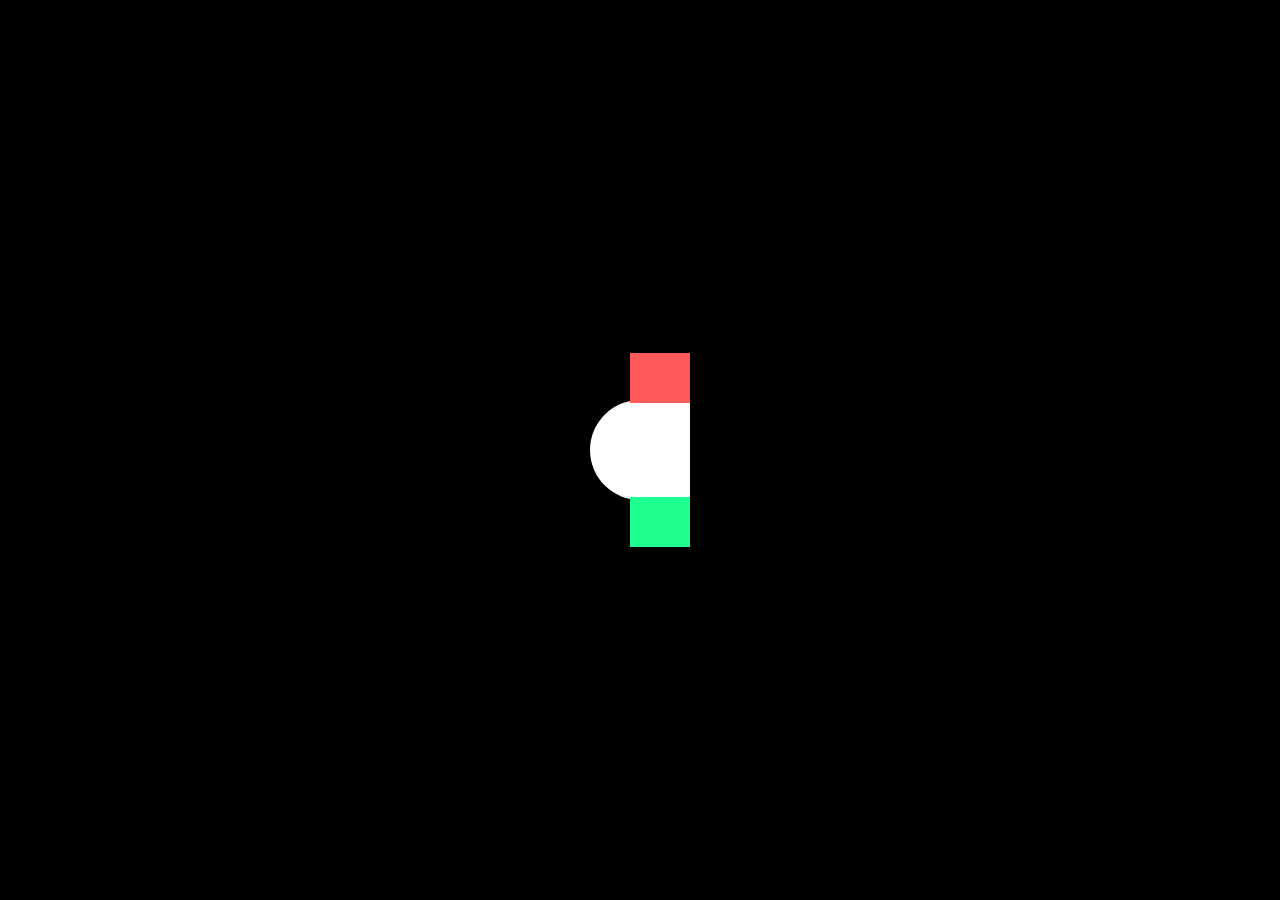
<file: test.html>
<!DOCTYPE html>
<html lang="en">
<head>
  <meta charset="UTF-8">
  <meta name="viewport" content="width=device-width, initial-scale=1.0">
  <title>Document</title>
  <style>
    *{
      margin: 0;padding: 0;
    }
    body{
      height: 100vh;width: 100%;
      display: flex;align-items: center;justify-content: center;
      background: #000;
    }
    .boll{
      width: 100px;
      height: 100px;
      background: #ffffff;
      position: relative;
      border-bottom-left-radius: 100px;
      border-top-left-radius: 100px;
    }
    .boll::after{
      content: '';
      position: absolute;
      top: -47px;
      right: 0;
      z-index: 2;
      /* border-radius: 50px; */
      width: 60px;
      height: 50px;background: rgb(255, 89, 89);
      /* border-bottom-right-radius: 50px; */
      rotate: 180deg;
    }
    .boll::before{
      content: '';
      position: absolute;
      bottom: -47px;
      right: 0;
      z-index: 2;
      /* border-radius: 50px; */
      width: 60px;
      /* border: 5px solid white; */
      height: 50px;background: rgb(29, 255, 142);
      rotate: 180deg;
      /* border-top-right-radius: 50px; */
      

    }
  </style>
</head>
<body>
  <div class="boll"></div>
</body>
</html>
</file>
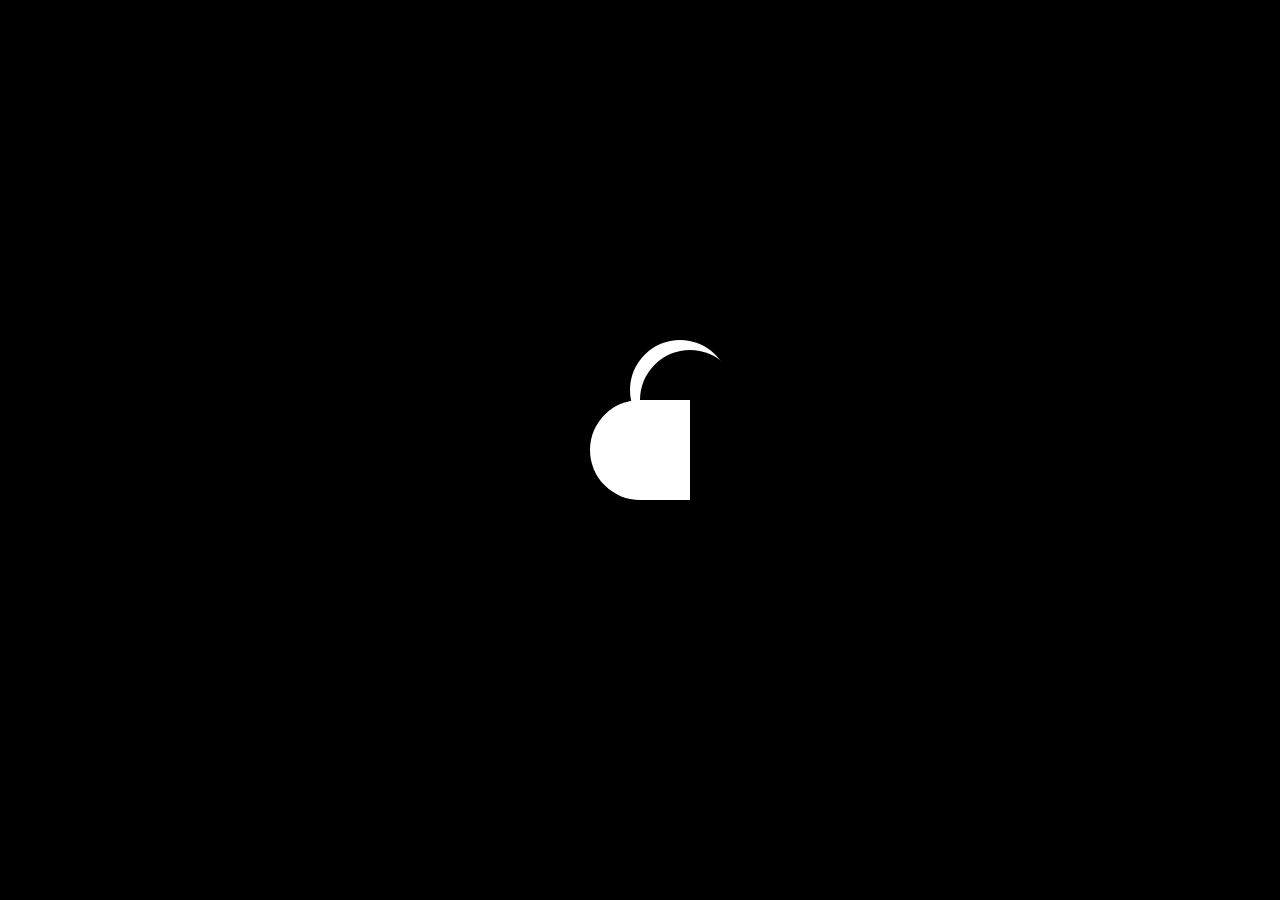
<file: test1.html>
<!DOCTYPE html>
<html lang="en">
<head>
  <meta charset="UTF-8">
  <meta name="viewport" content="width=device-width, initial-scale=1.0">
  <title>Document</title>
  <style>
    *{
      margin: 0;padding: 0;
    }
    body{
      width: 100%;height: 100vh;display: flex;align-items: center;justify-content: center;
      background: black;

    }
    .ball{
      background: white;
      height: 100px;width: 100px;
      /* border-radius: 50px; */
      position: relative;
      border-bottom-left-radius: 50px;
      border-top-left-radius: 50px;
    }
    .tb{
      position: absolute;
      width: 100px;
      height: 100px;
      background: transparent;
      border-radius: 1000px;
      box-shadow: -10px -10px 0 white;
      right: -50px;
      top: -50px;
      
    }
  </style>
</head>
<body>
  <div class="ball">
    <div class="tb"></div>
    <div class="bb"></div>
  </div>
</body>
</html>
</file>
<file: src/css/index.css>
@import url('https://fonts.googleapis.com/css2?family=Poppins:wght@100;200;300;400;500;600;700&display=swap');
@import url('https://fonts.googleapis.com/css2?family=Petit+Formal+Script&family=Poppins&display=swap');
*{
  margin: 0;padding: 0;
  font-family: 'Poppins', sans-serif;
}
.w-10{
  width: 10%;
}
.w-20{
  width: 20%;
}
.w-30{
  width: 30%;
}
.w-40{
  width: 40%;
}
.w-45{
  width: 45%;
}
.w-60{
  width: 60%;
}
.w-70{
  width: 70%;
}
.w-80{
  width: 80%;

}
.w-90{
  width: 90%;
}
@font-face {
  font-family: 'Lucy Rose';
  src: url(fonts/LucyRosePERSONAL-Regular.otf);
}
@font-face {
  font-family: 'Morissa';
  src: url(fonts/Morissa.otf);
}
.primary-btn,.primary-btn:hover,.primary-btn:active{
  background: #2948C6 !important;
}

header{
  border-bottom: 2px solid rgba(0, 0, 0, 0.1);
}
li{
  list-style-type: none;
}
a{
  text-decoration: none;
  color: black;
}
.emp-job{
  padding-left: 1.5rem;
  border-left: 1px solid #D9D9D9;
}
.left-search input,.right-search .in-s-r input{
  border: none;
  outline: none;
  color: #A3A3A3;
}
.account-btn{
  color: #2948C6;
}
.left-search input{
  border-right: 2px solid rgba(0, 0, 0, 0.103);
}
.search-inner{
  border-radius: 10px;
  box-shadow: 0 4px 12px rgba(0, 0, 0, 0.25);
}
.in-s-r img,.left-search img{
  padding: 0 20px ;
} 
.primary-btn,.sec-btn{
  padding: 10px 20px;
  color: #fff;
  border: none;
  outline: none;
  border-radius: 7px;
}
.discover{
  border-radius: 10px;
  overflow: hidden;
}
.discover-heading{
  font-size: 45px;
}
.left-discover{
  padding: 1.5rem;
  background: #4C62BB;
  color: #fff;
  
}
.discover-para{
  width: 90%;
 text-align: justify;
}
.rose{
  font-family: 'Lucy Rose';
}
.sec-btn{
  margin-top: 40px;
  background: #fff;
  color: #2948C6;
}
.started-heading{
  color: #0B1F00;
}
.started-card{
  margin: 10px 0;
  width: 400px;
  padding: 15px;
  background: #F2F7F2;
  box-shadow: 0 0 5px rgba(0, 0, 0, 0.1);
}
.service-area{
  overflow-x: scroll;
}
.service-card{
  min-width: 240px;
  max-width: 240px;
  margin: 0 10px;
  /* height: 340px; */
  border-radius: 10px;
}
.service-label{

  bottom: 10%;
  left: 0;
  background: #EEFEF8;
  color: black;
}
.best-part{
  background: #EEFEF8;
}
.tick{
  padding-right: 20px;
}
.best-part-line{
  width: 90%;
  text-align: justify;
}
.best-part-video{
  width: 100%;

}.play-btn{ cursor: pointer;
  top: 50%;
  left: 50%;
  transform: translate(-50%,-50%);
}
.testi-top-line{
  font-size: 18px;
  color: #636363;
  padding-right: 50px;

}
.line{
  font-style: 35px;
  color: #636363;
}
.left-testi{
  padding-left: 50px;
}
.company-name {
  padding-left:50px;
}.testi-para{
  font-family: 'Morissa';
  letter-spacing: 2px;
  line-height: 35px;
  font-size: 20px;
  text-align: justify;
  color: #2C7359;
  text-transform: capitalize !important;
}
.join-sec{
  margin-bottom: 50px;
  border-radius: 10px;
  background: linear-gradient(#430D1A,#5F2C39)
}
.right-join{
  color: #fff;
}
.lab-text{
  font-family: 'Petit Formal Script', cursive;
  margin-bottom: 70px;
}
.join-btn{
  margin: 30px 0;
  background: #61C075;
  color: #fff;
  text-decoration: none;
  padding: 10px 20px;
  border-radius: 6px;
}
.join-img{
  bottom: 0;
  right: 5%;
  transform: translate(-5%,0%);
}
.foot-first-link{
  padding-right: 1rem;
}
.down-foot{
  margin-top: 3rem;
}
/* account page */
.account-main{
  height: calc(100vh - 105px);

  display: flex;align-items:center;justify-content: center;
}
.account-card{
  height: 650px;
  border-radius: 20px;overflow: hidden;
}
.left-account{
  background-image: url(account-card-img.png);
  background-size: cover;background-position: center;
  background-repeat: no-repeat;
}
.right-account{
  background: rgba(217, 217, 217, 0.504);
}
.terms p{
  font-size: 14px;

}
.accounts p a{
  text-decoration: underline;
  color: #2948C6;
}
.terms p a{
  text-decoration: underline;
}
.account-provider{
  border-radius: 10px;
  border: 1px solid rgba(0, 0, 0, 0.301);
  background: hwb(0 85% 15% / 0.903);
}
.account-text{
  color: black;
  
  font-weight: medium;
  text-decoration: none;
  margin: 0 auto;
}
/* job post page 1 */
.steps{
  width: 30px;height: 30px;
  color: white;
  background: #969696;
  border-radius: 50px;
  margin-right:20px ;
  display: flex;align-items: center;justify-content: center;
}
.steptext{
  color: #969696;
}
.activestep{
  background: #000;
}
.steptextactive{
  color: #000;
}
.post-left p{
  font-size: 15px;
}
.post-left p a{
  font-size: 13px;
  text-decoration: underline;
}
.i{
  width: 20px;height: 20px;
  color: white;
  display: flex;align-items: center;justify-content: center;
  font-size: 12px;
  border-radius: 20px;
  background: #2948C6;
  margin-right: 20px;
}
.alert-link{
  color: #2948C6;
  text-decoration: underline;
}
.alert-inner p{
  color: black;
}
.job-title-input-div,.choose{

  border-radius: 6px;
  padding: 7px 10px;font-size: 14px;
  font-weight: medium;
  letter-spacing: 1px;
}
.job-title-input{
  border: none;outline: none;
  color: #585555;
  
}.hint,.counter,.hint a{
  color: #585555;
}
.job-desc{
  flex-direction: column;
}
.job-desc-input{
  min-height: 200px;
}
.file{
  display: none;
}
.files-area{
  border-radius: 5px;
  display: inline;
  
  background: #D9D9D9;padding: 10px;
}
select{
  border: none;
  outline: none;
  background: transparent;
  font-size: 16px;
  padding: 5px;
  color: #585555;
  font-weight: medium;
}
.black-btn{
  background: #000;
  padding: 15px 30px;
  display: flex;align-items: center;justify-content: center;
  border-radius: 10px;
  color: white;
  border: none;outline: none;
  font-size: 18px;
}
.black-btn img{
  margin-left: 10px;
}
/* jobs page */
.jobcard{
  background: #FEFEFE;
  border-radius: 15px;
}
.time{
  color: #585555;
}
.jobcard{
  border: 1px solid #FEFEFE;
  box-shadow: 0 0 3px rgba(0, 0, 0, 0.254);
}
.jobcard:nth-child(1){
  border: 1px solid #15299E;
}
.job-details-side{
  background: #FEFEFE;
  box-shadow: 0 0 3px rgba(0, 0, 0, 0.254);
  border-radius: 15px;
}
.side-job-para{
  font-size: 14px;
}
.applybtn{
  color: white;
  text-decoration: none;
  font-weight: medium;
  border-radius: 7px;
  background: #495ED6;
  padding: 10px 20px;
}
.sec-btns{
  background: #D0D0D0;
  padding: 10px;
  border-radius: 5px;border: none;outline: none;

}
.sec-btns img{
  width: 50%;
  
}
</file>
